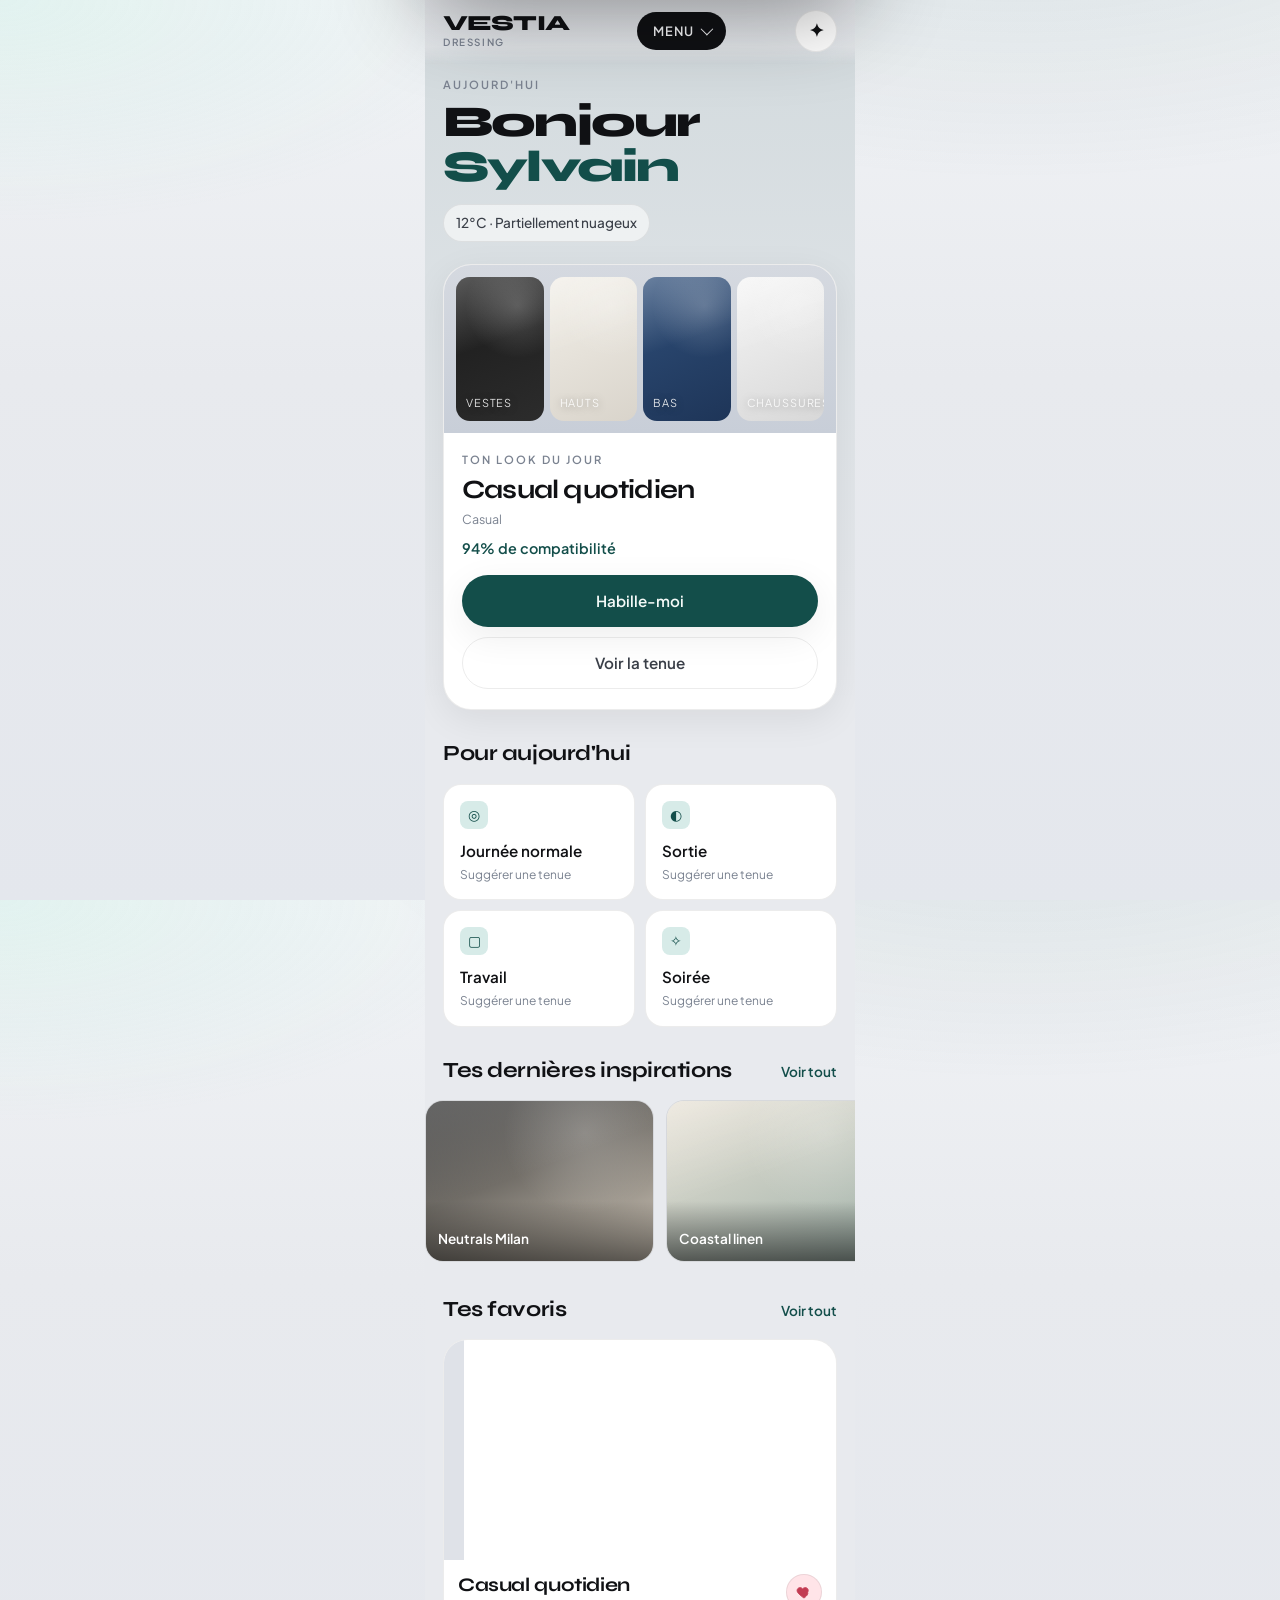
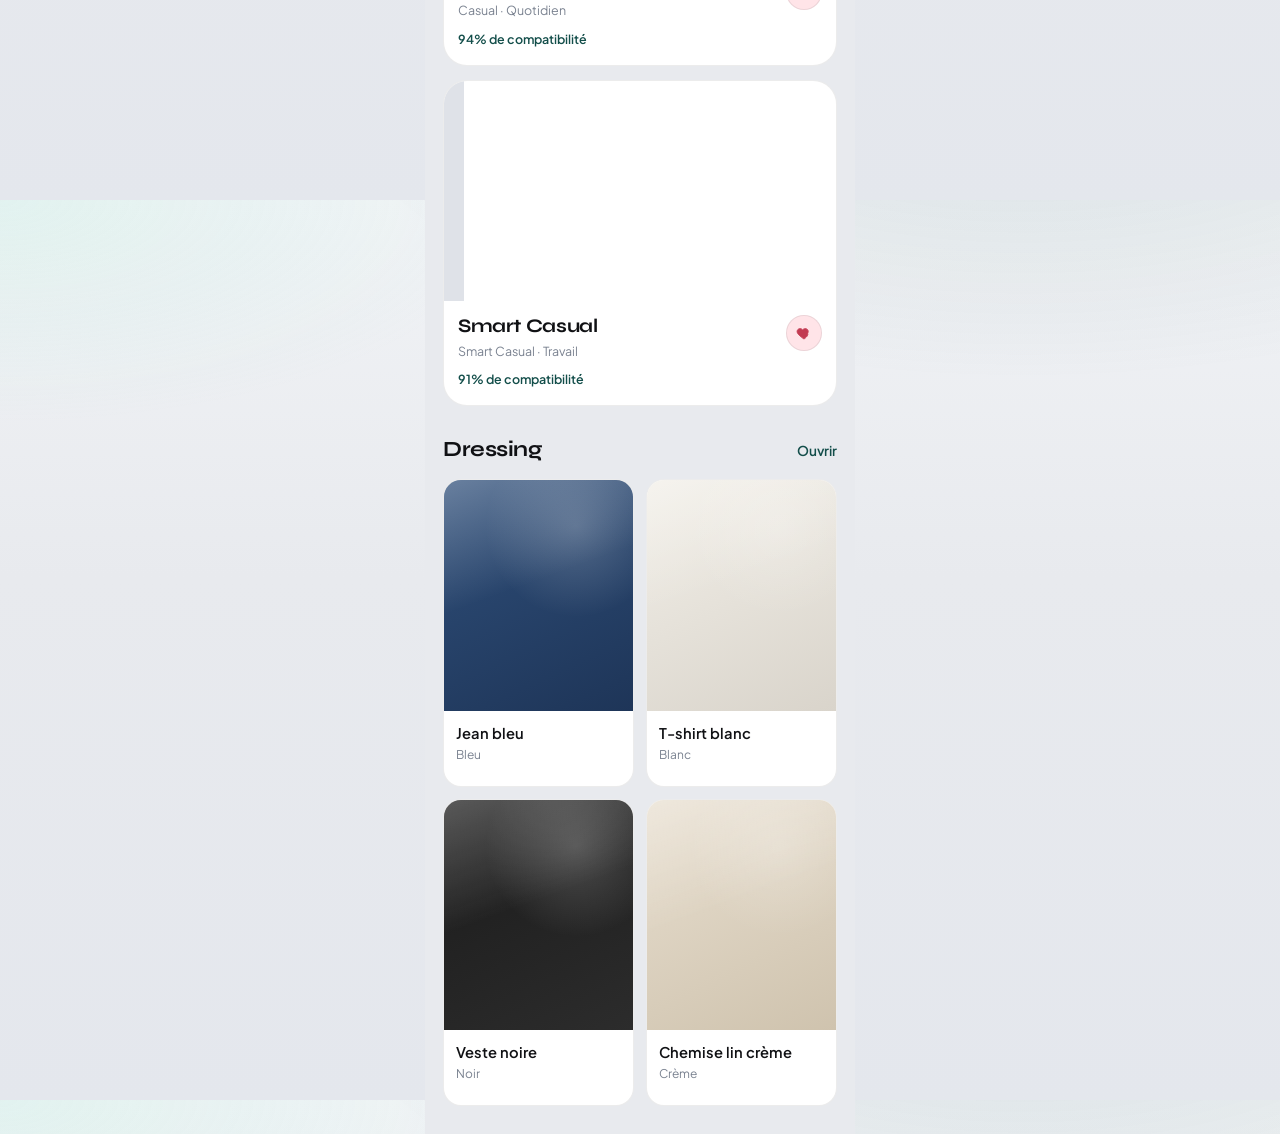
<file: index.html>
<!DOCTYPE html>
<html lang="fr">
<head>
  <meta charset="UTF-8" />
  <meta name="viewport" content="width=device-width, initial-scale=1, maximum-scale=1, viewport-fit=cover" />
  <meta name="theme-color" content="#0c0c0e" />
  <meta name="apple-mobile-web-app-capable" content="yes" />
  <meta name="apple-mobile-web-app-status-bar-style" content="black-translucent" />
  <meta name="mobile-web-app-capable" content="yes" />
  <meta name="format-detection" content="telephone=no" />
  <title>VESTIA — Dressing intelligent</title>
  <link rel="preconnect" href="https://fonts.googleapis.com" />
  <link rel="preconnect" href="https://fonts.gstatic.com" crossorigin />
  <link href="https://fonts.googleapis.com/css2?family=Plus+Jakarta+Sans:wght@400;500;600;700&family=Syne:wght@500;600;700;800&display=swap" rel="stylesheet" />
  <link rel="stylesheet" href="css/tokens.css" />
  <link rel="stylesheet" href="css/base.css" />
  <link rel="stylesheet" href="css/components.css" />
  <link rel="stylesheet" href="css/menu.css" />
  <link rel="stylesheet" href="css/pages.css" />
  <link rel="stylesheet" href="css/animations.css" />
</head>
<body>
  <div id="app" class="app">
    <div class="app-shell" id="app-shell">
      <header class="app-header" id="app-header"></header>
      <main class="app-main" id="app-main"></main>
    </div>
    <div class="dropdown-menu" id="dropdown-menu" aria-hidden="true"></div>
    <div class="menu-backdrop" id="menu-backdrop" hidden></div>
  </div>
  <script type="module" src="js/app.js"></script>
</body>
</html>
</file>
<file: css/tokens.css>
:root {
  /* Cool gallery mist — fashion editorial, not cream atelier */
  --bg: #e8eaee;
  --bg-deep: #dfe2e8;
  --surface: #ffffff;
  --surface-2: #f6f7f9;
  --ink: #101114;
  --ink-soft: #3a3f48;
  --muted: #7a8290;
  --line: rgba(16, 17, 20, 0.08);
  --line-strong: rgba(16, 17, 20, 0.14);

  --accent: #134e4a;
  --accent-soft: #d7ebe8;
  --accent-mark: #9ef0d2;
  --menu-bg: #0c0c0e;
  --menu-fg: #f4f5f7;

  --available: #1f7a55;
  --laundry: #a67c2d;
  --unavailable: #a33b3b;

  --radius-sm: 12px;
  --radius: 18px;
  --radius-lg: 24px;
  --radius-xl: 28px;

  --shadow-soft: 0 10px 36px rgba(16, 17, 20, 0.07);
  --shadow-lift: 0 18px 48px rgba(16, 17, 20, 0.12);

  --header-h: 64px;
  --safe-top: env(safe-area-inset-top, 0px);
  --safe-bottom: env(safe-area-inset-bottom, 0px);

  --font-display: "Syne", sans-serif;
  --font-ui: "Plus Jakarta Sans", sans-serif;

  --ease: cubic-bezier(0.22, 1, 0.36, 1);
  --ease-out: cubic-bezier(0.16, 1, 0.3, 1);

  --max-w: 430px;
}
</file>
<file: css/base.css>
*,
*::before,
*::after {
  box-sizing: border-box;
  margin: 0;
  padding: 0;
}

html {
  -webkit-text-size-adjust: 100%;
  height: 100%;
}

body {
  min-height: 100%;
  font-family: var(--font-ui);
  font-weight: 400;
  color: var(--ink);
  background:
    radial-gradient(110% 70% at 80% -15%, rgba(19, 78, 74, 0.12) 0%, transparent 50%),
    radial-gradient(90% 55% at 0% 0%, rgba(158, 240, 210, 0.18) 0%, transparent 45%),
    linear-gradient(180deg, #f1f3f6 0%, var(--bg) 42%, #e4e7ed 100%);
  line-height: 1.45;
  overflow-x: hidden;
}

button,
input,
select,
textarea {
  font: inherit;
  color: inherit;
  border: none;
  background: none;
}

button {
  cursor: pointer;
  touch-action: manipulation;
}

img {
  display: block;
  max-width: 100%;
}

ul,
ol {
  list-style: none;
}

a {
  color: inherit;
  text-decoration: none;
}

.app {
  min-height: 100dvh;
  display: flex;
  justify-content: center;
}

.app-shell {
  width: 100%;
  max-width: var(--max-w);
  min-height: 100dvh;
  position: relative;
  background:
    linear-gradient(180deg, rgba(19, 78, 74, 0.1) 0%, transparent 26%),
    var(--bg);
  transform-origin: top center;
  transition: transform 0.55s var(--ease), filter 0.55s var(--ease), border-radius 0.55s var(--ease);
  overflow: hidden;
}

.app-shell.is-dimmed {
  transform: scale(0.935) translateY(10px);
  filter: brightness(0.9);
  border-radius: 28px;
  pointer-events: none;
}

.app-header {
  position: sticky;
  top: 0;
  z-index: 40;
  padding: calc(var(--safe-top) + 10px) 18px 12px;
  display: flex;
  align-items: center;
  justify-content: space-between;
  gap: 12px;
  background: linear-gradient(180deg, rgba(232, 234, 238, 0.96) 0%, rgba(232, 234, 238, 0.78) 72%, transparent 100%);
  backdrop-filter: blur(12px);
}

.app-main {
  padding: 4px 18px calc(28px + var(--safe-bottom));
  min-height: calc(100dvh - var(--header-h));
}

.page {
  animation: page-in 0.45s var(--ease) both;
}

.page-title {
  font-family: var(--font-display);
  font-size: clamp(2rem, 8vw, 2.55rem);
  font-weight: 700;
  letter-spacing: -0.03em;
  line-height: 1.05;
}

.page-kicker {
  font-size: 0.7rem;
  letter-spacing: 0.18em;
  text-transform: uppercase;
  color: var(--muted);
  font-weight: 600;
  margin-bottom: 8px;
}

.muted {
  color: var(--muted);
}

.section {
  margin-top: 28px;
}

.section-head {
  display: flex;
  align-items: baseline;
  justify-content: space-between;
  gap: 12px;
  margin-bottom: 14px;
}

.section-title {
  font-family: var(--font-display);
  font-size: 1.35rem;
  font-weight: 700;
  letter-spacing: -0.02em;
}

.section-link {
  font-size: 0.85rem;
  color: var(--accent);
  font-weight: 600;
}

.sr-only {
  position: absolute;
  width: 1px;
  height: 1px;
  padding: 0;
  margin: -1px;
  overflow: hidden;
  clip: rect(0, 0, 0, 0);
  border: 0;
}

::-webkit-scrollbar {
  width: 0;
  height: 0;
}
</file>
<file: css/components.css>
/* Brand / header */
.brand {
  display: flex;
  flex-direction: column;
  gap: 1px;
  min-width: 0;
}

.brand-name {
  font-family: var(--font-display);
  font-size: 1.35rem;
  font-weight: 800;
  line-height: 1;
  letter-spacing: -0.04em;
}

.brand-tag {
  font-size: 0.62rem;
  letter-spacing: 0.16em;
  text-transform: uppercase;
  color: var(--muted);
  font-weight: 600;
}

.menu-trigger {
  display: inline-flex;
  align-items: center;
  gap: 8px;
  padding: 10px 16px;
  border-radius: 999px;
  background: var(--ink);
  color: #f6f7f9;
  font-size: 0.8rem;
  font-weight: 600;
  letter-spacing: 0.06em;
  text-transform: uppercase;
  transition: transform 0.25s var(--ease), background 0.25s ease;
}

.menu-trigger:active {
  transform: scale(0.96);
}

.menu-trigger-chevron {
  width: 9px;
  height: 9px;
  border-right: 1.6px solid currentColor;
  border-bottom: 1.6px solid currentColor;
  transform: rotate(45deg) translateY(-2px);
  transition: transform 0.35s var(--ease);
}

.menu-trigger.is-open .menu-trigger-chevron {
  transform: rotate(225deg) translateY(-2px);
}

.header-action {
  width: 42px;
  height: 42px;
  border-radius: 50%;
  display: grid;
  place-items: center;
  background: var(--surface);
  border: 1px solid var(--line);
  font-size: 1.1rem;
  font-weight: 600;
}

/* Buttons */
.btn {
  display: inline-flex;
  align-items: center;
  justify-content: center;
  gap: 8px;
  min-height: 52px;
  padding: 0 22px;
  border-radius: 999px;
  font-weight: 600;
  font-size: 0.95rem;
  transition: transform 0.2s var(--ease), background 0.2s ease, color 0.2s ease;
}

.btn:active {
  transform: scale(0.97);
}

.btn:disabled {
  opacity: 0.55;
  pointer-events: none;
}

.btn-primary {
  background: var(--accent);
  color: #f4faf8;
  width: 100%;
  box-shadow: var(--shadow-soft);
}

.btn-secondary {
  background: var(--surface);
  color: var(--ink);
  border: 1px solid var(--line-strong);
  width: 100%;
}

.btn-ghost {
  background: transparent;
  color: var(--ink-soft);
  border: 1px solid var(--line);
  width: 100%;
}

.btn-row {
  display: grid;
  gap: 10px;
  margin-top: 18px;
}

.btn-row.two {
  grid-template-columns: 1fr 1fr;
}

/* Chips */
.chip-row {
  display: flex;
  flex-wrap: wrap;
  gap: 8px;
}

.chip {
  display: inline-flex;
  align-items: center;
  gap: 6px;
  padding: 10px 14px;
  border-radius: 999px;
  background: var(--surface);
  border: 1px solid var(--line);
  font-size: 0.82rem;
  font-weight: 500;
  color: var(--ink-soft);
  transition: background 0.2s ease, color 0.2s ease, border-color 0.2s ease;
}

.chip.is-active {
  background: var(--accent);
  color: #f4faf8;
  border-color: var(--accent);
}

.chip-select {
  cursor: pointer;
}

.style-chip {
  letter-spacing: 0.1em;
  text-transform: uppercase;
  font-size: 0.7rem;
  padding: 9px 12px;
  font-weight: 700;
}

/* Status */
.status-badge {
  display: inline-flex;
  align-items: center;
  gap: 7px;
  font-size: 0.75rem;
  font-weight: 500;
  color: var(--ink-soft);
}

.status-dot {
  width: 8px;
  height: 8px;
  border-radius: 50%;
  flex-shrink: 0;
}

.status-badge.available .status-dot { background: var(--available); }
.status-badge.laundry .status-dot { background: var(--laundry); }
.status-badge.unavailable .status-dot { background: var(--unavailable); }

/* Clothing card */
.clothing-grid {
  display: grid;
  grid-template-columns: 1fr 1fr;
  gap: 12px;
}

.clothing-card {
  text-align: left;
  background: var(--surface);
  border-radius: var(--radius);
  border: 1px solid var(--line);
  overflow: hidden;
  transition: transform 0.25s var(--ease), box-shadow 0.25s ease;
  animation: rise-in 0.5s var(--ease) both;
}

.clothing-card:active {
  transform: scale(0.98);
}

.clothing-card-media {
  aspect-ratio: 0.82;
  position: relative;
  overflow: hidden;
}

.clothing-card-media .swatch {
  width: 100%;
  height: 100%;
}

.clothing-card-body {
  padding: 12px 12px 14px;
}

.clothing-card-name {
  font-size: 0.92rem;
  font-weight: 600;
  margin-bottom: 2px;
}

.clothing-card-meta {
  font-size: 0.75rem;
  color: var(--muted);
  margin-bottom: 8px;
}

/* Look card */
.look-scroll {
  display: flex;
  gap: 12px;
  overflow-x: auto;
  padding-bottom: 4px;
  margin: 0 -18px;
  padding-left: 18px;
  padding-right: 18px;
  scroll-snap-type: x mandatory;
}

.look-card {
  flex: 0 0 72%;
  scroll-snap-align: start;
  text-align: left;
  background: var(--surface);
  border-radius: var(--radius-lg);
  border: 1px solid var(--line);
  overflow: hidden;
  animation: rise-in 0.5s var(--ease) both;
}

.look-card.compact {
  flex: 0 0 58%;
}

.look-card-stack {
  display: grid;
  grid-template-columns: 1.2fr 1fr;
  grid-template-rows: 1fr 1fr;
  gap: 4px;
  height: 190px;
  padding: 8px;
  background: var(--bg-deep);
}

.look-card-stack .piece {
  border-radius: 12px;
  overflow: hidden;
}

.look-card-stack .piece:first-child {
  grid-row: 1 / 3;
}

.look-card-body {
  padding: 14px 14px 16px;
}

.look-card-top {
  display: flex;
  justify-content: space-between;
  align-items: flex-start;
  gap: 8px;
}

.look-card-name {
  font-family: var(--font-display);
  font-size: 1.2rem;
  font-weight: 700;
  letter-spacing: -0.02em;
  line-height: 1.1;
}

.look-card-meta {
  margin-top: 6px;
  font-size: 0.78rem;
  color: var(--muted);
}

.look-score {
  display: inline-flex;
  align-items: center;
  margin-top: 10px;
  font-size: 0.78rem;
  font-weight: 600;
  color: var(--accent);
}

.fav-btn {
  width: 36px;
  height: 36px;
  border-radius: 50%;
  display: grid;
  place-items: center;
  background: var(--surface-2);
  border: 1px solid var(--line);
  flex-shrink: 0;
  transition: transform 0.25s var(--ease), background 0.2s ease, color 0.2s ease;
}

.fav-btn.is-on {
  background: #ffe4e8;
  color: #c23b52;
}

.fav-btn:active {
  transform: scale(1.15);
}

.fav-btn svg {
  width: 16px;
  height: 16px;
}

/* Weather */
.weather-pill {
  display: inline-flex;
  align-items: center;
  gap: 8px;
  padding: 8px 12px;
  border-radius: 999px;
  background: rgba(255, 255, 255, 0.55);
  border: 1px solid var(--line);
  font-size: 0.85rem;
  color: var(--ink-soft);
  font-weight: 500;
}

/* Occasion tiles */
.occasion-grid {
  display: grid;
  grid-template-columns: 1fr 1fr;
  gap: 10px;
}

.occasion-tile {
  text-align: left;
  padding: 16px;
  border-radius: var(--radius);
  background: var(--surface);
  border: 1px solid var(--line);
  min-height: 88px;
  display: flex;
  flex-direction: column;
  justify-content: space-between;
  transition: transform 0.2s var(--ease), background 0.2s ease;
}

.occasion-tile:active {
  transform: scale(0.98);
}

.occasion-tile .label {
  font-weight: 600;
  font-size: 0.95rem;
}

.occasion-tile .hint {
  font-size: 0.75rem;
  color: var(--muted);
}

.occasion-icon {
  width: 28px;
  height: 28px;
  border-radius: 8px;
  display: grid;
  place-items: center;
  background: var(--accent-soft);
  color: var(--accent);
  font-size: 0.85rem;
  margin-bottom: 10px;
}

/* Swatches */
.swatch {
  width: 100%;
  height: 100%;
  position: relative;
  background: var(--c1, #ccc);
}

.swatch::after {
  content: "";
  position: absolute;
  inset: 0;
  background:
    linear-gradient(160deg, rgba(255, 255, 255, 0.28), transparent 45%),
    radial-gradient(circle at 70% 20%, rgba(255, 255, 255, 0.2), transparent 40%);
}

.swatch-label {
  position: absolute;
  left: 10px;
  bottom: 10px;
  z-index: 1;
  font-size: 0.68rem;
  letter-spacing: 0.08em;
  text-transform: uppercase;
  color: rgba(255, 255, 255, 0.85);
  text-shadow: 0 1px 8px rgba(0, 0, 0, 0.35);
}

/* FAB */
.fab {
  position: fixed;
  right: max(18px, calc(50% - var(--max-w) / 2 + 18px));
  bottom: calc(22px + var(--safe-bottom));
  width: 56px;
  height: 56px;
  border-radius: 50%;
  background: var(--accent);
  color: #f4faf8;
  font-size: 1.6rem;
  display: grid;
  place-items: center;
  box-shadow: var(--shadow-lift);
  z-index: 30;
  transition: transform 0.2s var(--ease);
}

.fab:active {
  transform: scale(0.94);
}

.back-btn {
  display: inline-flex;
  align-items: center;
  gap: 6px;
  font-size: 0.88rem;
  font-weight: 600;
  color: var(--ink-soft);
  margin-bottom: 12px;
  padding: 6px 0;
}

.score-ring {
  display: inline-flex;
  align-items: center;
  gap: 8px;
  font-size: 0.9rem;
  font-weight: 600;
  color: var(--accent);
}

.field {
  display: grid;
  gap: 6px;
  margin-bottom: 14px;
}

.field label {
  font-size: 0.72rem;
  letter-spacing: 0.1em;
  text-transform: uppercase;
  color: var(--muted);
  font-weight: 600;
}

.field input,
.field select,
.field textarea {
  width: 100%;
  min-height: 48px;
  padding: 12px 14px;
  border-radius: 14px;
  background: var(--surface);
  border: 1px solid var(--line-strong);
}

.field textarea {
  min-height: 90px;
  resize: vertical;
}

.stat-row {
  display: grid;
  grid-template-columns: repeat(3, 1fr);
  gap: 8px;
}

.stat {
  text-align: center;
  padding: 14px 8px;
  border-radius: var(--radius);
  background: var(--surface);
  border: 1px solid var(--line);
}

.stat-value {
  font-family: var(--font-display);
  font-size: 1.55rem;
  font-weight: 700;
  line-height: 1;
}

.stat-label {
  font-size: 0.7rem;
  color: var(--muted);
  margin-top: 4px;
  font-weight: 500;
}
</file>
<file: css/menu.css>
.menu-backdrop {
  position: fixed;
  inset: 0;
  z-index: 50;
  background: rgba(12, 12, 14, 0.35);
  opacity: 0;
  transition: opacity 0.4s ease;
  pointer-events: none;
}

.menu-backdrop.is-visible {
  opacity: 1;
  pointer-events: auto;
}

.dropdown-menu {
  position: fixed;
  left: 50%;
  top: 0;
  width: min(100%, var(--max-w));
  transform: translate(-50%, -105%);
  z-index: 60;
  max-height: min(94dvh, 860px);
  border-radius: 0 0 var(--radius-xl) var(--radius-xl);
  background:
    radial-gradient(120% 80% at 100% 0%, rgba(158, 240, 210, 0.12) 0%, transparent 45%),
    linear-gradient(165deg, #141418 0%, var(--menu-bg) 55%, #0f1f1d 100%);
  color: var(--menu-fg);
  padding: calc(var(--safe-top) + 18px) 22px calc(28px + var(--safe-bottom));
  box-shadow: 0 36px 90px rgba(0, 0, 0, 0.45);
  transition: transform 0.55s var(--ease-out);
  overflow: auto;
  overscroll-behavior: contain;
}

.dropdown-menu.is-open {
  transform: translate(-50%, 0);
}

.menu-top {
  display: flex;
  align-items: flex-start;
  justify-content: space-between;
  gap: 12px;
  margin-bottom: 32px;
}

.menu-brand {
  font-family: var(--font-display);
  font-size: 2.1rem;
  font-weight: 800;
  letter-spacing: -0.04em;
  line-height: 1;
}

.menu-brand span {
  display: block;
  margin-top: 8px;
  font-family: var(--font-ui);
  font-size: 0.7rem;
  font-weight: 500;
  letter-spacing: 0.2em;
  text-transform: uppercase;
  opacity: 0.5;
}

.menu-close {
  width: 44px;
  height: 44px;
  border-radius: 50%;
  border: 1px solid rgba(255, 255, 255, 0.16);
  display: grid;
  place-items: center;
  color: var(--menu-fg);
  font-size: 1.15rem;
  transition: background 0.2s ease, transform 0.2s var(--ease);
}

.menu-close:active {
  background: rgba(255, 255, 255, 0.08);
  transform: scale(0.96);
}

.menu-nav {
  display: grid;
  gap: 4px;
}

.menu-item {
  display: flex;
  align-items: center;
  gap: 16px;
  padding: 15px 14px;
  border-radius: 18px;
  text-align: left;
  opacity: 0;
  transform: translateY(-14px);
  transition: background 0.25s ease, transform 0.25s ease;
}

.dropdown-menu.is-open .menu-item {
  animation: menu-item-in 0.5s var(--ease) forwards;
}

.dropdown-menu.is-open .menu-item:nth-child(1) { animation-delay: 0.08s; }
.dropdown-menu.is-open .menu-item:nth-child(2) { animation-delay: 0.14s; }
.dropdown-menu.is-open .menu-item:nth-child(3) { animation-delay: 0.2s; }
.dropdown-menu.is-open .menu-item:nth-child(4) { animation-delay: 0.26s; }
.dropdown-menu.is-open .menu-item:nth-child(5) { animation-delay: 0.32s; }

.menu-item:active {
  background: rgba(255, 255, 255, 0.05);
}

.menu-item.is-active {
  background: rgba(255, 255, 255, 0.08);
}

.menu-item-icon {
  width: 44px;
  height: 44px;
  border-radius: 14px;
  display: grid;
  place-items: center;
  background: rgba(255, 255, 255, 0.06);
  border: 1px solid rgba(255, 255, 255, 0.1);
  flex-shrink: 0;
}

.menu-item.is-active .menu-item-icon {
  background: rgba(158, 240, 210, 0.14);
  border-color: rgba(158, 240, 210, 0.28);
}

.menu-item-icon svg {
  width: 20px;
  height: 20px;
  stroke: currentColor;
  fill: none;
  stroke-width: 1.7;
  stroke-linecap: round;
  stroke-linejoin: round;
}

.menu-item-text {
  flex: 1;
  min-width: 0;
}

.menu-item-label {
  font-family: var(--font-display);
  font-size: 1.5rem;
  font-weight: 700;
  letter-spacing: -0.03em;
  line-height: 1.1;
}

.menu-item-desc {
  margin-top: 3px;
  font-size: 0.78rem;
  opacity: 0.48;
}

.menu-item-mark {
  width: 8px;
  height: 8px;
  border-radius: 50%;
  background: var(--accent-mark);
  opacity: 0;
  transform: scale(0.5);
  transition: opacity 0.25s ease, transform 0.25s var(--ease);
  box-shadow: 0 0 12px rgba(158, 240, 210, 0.55);
}

.menu-item.is-active .menu-item-mark {
  opacity: 1;
  transform: scale(1);
}

.menu-footer {
  margin-top: 30px;
  padding-top: 18px;
  border-top: 1px solid rgba(255, 255, 255, 0.1);
  font-size: 0.78rem;
  opacity: 0.42;
  letter-spacing: 0.04em;
}
</file>
<file: css/pages.css>
/* Home */
.home-hero {
  padding-top: 8px;
}

.home-hello {
  font-family: var(--font-display);
  font-size: clamp(2.15rem, 9vw, 2.75rem);
  font-weight: 800;
  letter-spacing: -0.04em;
  line-height: 1.02;
  margin: 6px 0 14px;
}

.home-hello em {
  font-style: normal;
  color: var(--accent);
}

.outfit-hero {
  margin-top: 22px;
  background: var(--surface);
  border-radius: var(--radius-xl);
  border: 1px solid var(--line);
  overflow: hidden;
  box-shadow: var(--shadow-soft);
}

.outfit-hero-visual {
  display: grid;
  grid-template-columns: repeat(4, 1fr);
  gap: 6px;
  padding: 12px;
  background: linear-gradient(180deg, #d5d9e0, #c8ced8);
  min-height: 168px;
}

.outfit-hero-visual .piece {
  border-radius: 14px;
  overflow: hidden;
  min-height: 140px;
}

.outfit-hero-body {
  padding: 18px 18px 20px;
}

.outfit-hero-body h2 {
  font-family: var(--font-display);
  font-size: 1.65rem;
  font-weight: 700;
  letter-spacing: -0.03em;
  line-height: 1.1;
}

.outfit-hero-actions {
  margin-top: 16px;
  display: grid;
  gap: 10px;
}

/* Dressing */
.filter-scroll {
  display: flex;
  gap: 8px;
  overflow-x: auto;
  margin: 0 -18px 16px;
  padding: 0 18px 4px;
}

.filter-scroll .chip {
  flex-shrink: 0;
}

/* Looks list */
.looks-list {
  display: grid;
  gap: 14px;
}

.look-card.full {
  flex: none;
  width: 100%;
}

.look-card.full .look-card-stack {
  height: 220px;
}

/* Inspiration */
.inspire-cta {
  padding: 28px 20px;
  border-radius: var(--radius-xl);
  background:
    radial-gradient(100% 80% at 100% 0%, rgba(158, 240, 210, 0.16) 0%, transparent 50%),
    linear-gradient(145deg, #141418, #0f1f1d);
  color: #f4f5f7;
  text-align: center;
}

.inspire-cta h2 {
  font-family: var(--font-display);
  font-size: 1.75rem;
  font-weight: 700;
  letter-spacing: -0.03em;
  margin: 8px 0 10px;
}

.inspire-cta p {
  opacity: 0.65;
  font-size: 0.92rem;
  margin-bottom: 18px;
}

.inspire-scroll {
  display: flex;
  gap: 12px;
  overflow-x: auto;
  margin: 0 -18px;
  padding: 0 18px 4px;
  scroll-snap-type: x mandatory;
}

.inspire-grid {
  display: grid;
  grid-template-columns: 1fr 1fr;
  gap: 10px;
}

.inspire-card {
  border-radius: var(--radius);
  overflow: hidden;
  min-height: 160px;
  position: relative;
  border: 1px solid var(--line);
  text-align: left;
  flex: 0 0 58%;
  scroll-snap-align: start;
}

.inspire-card .swatch {
  min-height: 160px;
}

.inspire-card-caption {
  position: absolute;
  left: 0;
  right: 0;
  bottom: 0;
  padding: 28px 12px 12px;
  background: linear-gradient(transparent, rgba(0, 0, 0, 0.55));
  color: #fff;
  font-size: 0.85rem;
  font-weight: 600;
  z-index: 1;
}

.recreate-banner {
  margin-top: 18px;
  padding: 18px;
  border-radius: var(--radius-lg);
  background: var(--accent-soft);
  border: 1px solid rgba(19, 78, 74, 0.18);
}

.recreate-banner h3 {
  font-family: var(--font-display);
  font-size: 1.25rem;
  font-weight: 700;
  letter-spacing: -0.02em;
  margin-bottom: 6px;
}

.recreate-banner p {
  font-size: 0.88rem;
  color: var(--ink-soft);
  margin-bottom: 12px;
}

/* Profile */
.profile-head {
  display: flex;
  align-items: center;
  gap: 16px;
  margin-bottom: 22px;
}

.avatar {
  width: 76px;
  height: 76px;
  border-radius: 50%;
  background: linear-gradient(145deg, #1a3d3a, #134e4a);
  color: #f4faf8;
  display: grid;
  place-items: center;
  font-family: var(--font-display);
  font-size: 1.7rem;
  font-weight: 700;
  flex-shrink: 0;
  border: 3px solid var(--surface);
  box-shadow: var(--shadow-soft);
}

.profile-name {
  font-family: var(--font-display);
  font-size: 1.8rem;
  font-weight: 700;
  letter-spacing: -0.03em;
  line-height: 1.05;
}

.profile-style {
  margin-top: 4px;
  color: var(--muted);
  font-size: 0.9rem;
}

.pref-list {
  display: grid;
  gap: 10px;
}

.pref-item {
  display: flex;
  justify-content: space-between;
  align-items: center;
  padding: 14px 16px;
  border-radius: var(--radius);
  background: var(--surface);
  border: 1px solid var(--line);
  font-size: 0.92rem;
  gap: 12px;
}

.pref-item span:last-child {
  color: var(--muted);
  font-size: 0.82rem;
  text-align: right;
}

/* Style me */
.choice-block {
  margin-bottom: 22px;
}

.choice-block h3 {
  font-size: 0.72rem;
  letter-spacing: 0.14em;
  text-transform: uppercase;
  color: var(--muted);
  margin-bottom: 10px;
  font-weight: 600;
}

.choice-grid {
  display: flex;
  flex-wrap: wrap;
  gap: 8px;
}

/* Outfit detail */
.outfit-pieces {
  display: grid;
  gap: 10px;
  margin: 18px 0;
}

.outfit-piece {
  display: grid;
  grid-template-columns: 72px 1fr auto;
  align-items: center;
  gap: 12px;
  padding: 10px;
  border-radius: var(--radius);
  background: var(--surface);
  border: 1px solid var(--line);
  text-align: left;
  width: 100%;
  transition: border-color 0.2s ease, transform 0.2s ease;
}

.outfit-piece.is-selected {
  border-color: var(--accent);
  box-shadow: 0 0 0 1px var(--accent);
}

.outfit-piece-thumb {
  width: 72px;
  height: 72px;
  border-radius: 14px;
  overflow: hidden;
}

.outfit-piece-name {
  font-weight: 600;
}

.outfit-piece-meta {
  font-size: 0.78rem;
  color: var(--muted);
}

.plus-sep {
  text-align: center;
  color: var(--muted);
  font-size: 0.85rem;
  margin: -2px 0;
}

/* Clothing detail */
.detail-media {
  aspect-ratio: 0.9;
  border-radius: var(--radius-xl);
  overflow: hidden;
  margin-bottom: 18px;
  border: 1px solid var(--line);
}

.detail-title {
  font-family: var(--font-display);
  font-size: 2.1rem;
  font-weight: 700;
  letter-spacing: -0.03em;
  line-height: 1.05;
  margin-bottom: 14px;
}

.meta-grid {
  display: grid;
  grid-template-columns: 1fr 1fr;
  gap: 10px;
  margin-bottom: 18px;
}

.meta-cell {
  padding: 14px;
  border-radius: var(--radius);
  background: var(--surface);
  border: 1px solid var(--line);
}

.meta-cell .k {
  font-size: 0.68rem;
  letter-spacing: 0.1em;
  text-transform: uppercase;
  color: var(--muted);
  margin-bottom: 4px;
  font-weight: 600;
}

.meta-cell .v {
  font-weight: 600;
}

.status-picker {
  display: grid;
  gap: 8px;
}

.status-option {
  display: flex;
  align-items: center;
  gap: 12px;
  padding: 14px 16px;
  border-radius: var(--radius);
  background: var(--surface);
  border: 1px solid var(--line);
  text-align: left;
  width: 100%;
}

.status-option.is-active {
  border-color: var(--accent);
  background: var(--accent-soft);
}

/* Add clothing */
.add-options {
  display: grid;
  gap: 12px;
  margin: 20px 0;
}

.add-option {
  display: flex;
  align-items: center;
  gap: 14px;
  padding: 18px;
  border-radius: var(--radius-lg);
  background: var(--surface);
  border: 1px solid var(--line);
  text-align: left;
  width: 100%;
}

.add-option-icon {
  width: 48px;
  height: 48px;
  border-radius: 16px;
  display: grid;
  place-items: center;
  background: var(--accent-soft);
  color: var(--accent);
  font-size: 1.2rem;
}

.add-option strong {
  display: block;
  font-weight: 600;
  color: var(--ink);
  font-size: 1rem;
}

.add-option > span:last-child span {
  font-size: 0.8rem;
  color: var(--muted);
  font-weight: 400;
}

.analysis-preview {
  margin-top: 8px;
  border-radius: var(--radius-xl);
  overflow: hidden;
  border: 1px solid var(--line);
}

.analysis-preview .swatch {
  height: 200px;
}

.analysis-body {
  padding: 18px;
  background: var(--surface);
}
</file>
<file: css/animations.css>
@keyframes page-in {
  from {
    opacity: 0;
    transform: translateY(12px);
  }
  to {
    opacity: 1;
    transform: translateY(0);
  }
}

@keyframes rise-in {
  from {
    opacity: 0;
    transform: translateY(16px);
  }
  to {
    opacity: 1;
    transform: translateY(0);
  }
}

@keyframes menu-item-in {
  to {
    opacity: 1;
    transform: translateY(0);
  }
}

@keyframes spin-ring {
  to { transform: rotate(360deg); }
}

@keyframes heart-pop {
  0% { transform: scale(1); }
  40% { transform: scale(1.25); }
  100% { transform: scale(1); }
}

@keyframes shimmer {
  0% { background-position: 200% 0; }
  100% { background-position: -200% 0; }
}

.anim-rise {
  animation: rise-in 0.5s var(--ease) both;
}

.generating {
  display: grid;
  place-items: center;
  gap: 18px;
  padding: 48px 20px;
  text-align: center;
}

.generating-ring {
  width: 64px;
  height: 64px;
  border-radius: 50%;
  border: 2px solid rgba(19, 78, 74, 0.15);
  border-top-color: var(--accent);
  animation: spin-ring 0.9s linear infinite;
}

.generating-title {
  font-family: var(--font-display);
  font-size: 1.5rem;
  font-weight: 700;
  letter-spacing: -0.02em;
}

.fav-btn.pop {
  animation: heart-pop 0.35s var(--ease);
}

.shimmer-bar {
  height: 4px;
  border-radius: 999px;
  background: linear-gradient(90deg, var(--accent-soft), var(--accent-mark), var(--accent-soft));
  background-size: 200% 100%;
  animation: shimmer 1.4s linear infinite;
}

@media (prefers-reduced-motion: reduce) {
  *,
  *::before,
  *::after {
    animation-duration: 0.01ms !important;
    animation-iteration-count: 1 !important;
    transition-duration: 0.01ms !important;
  }
}
</file>
